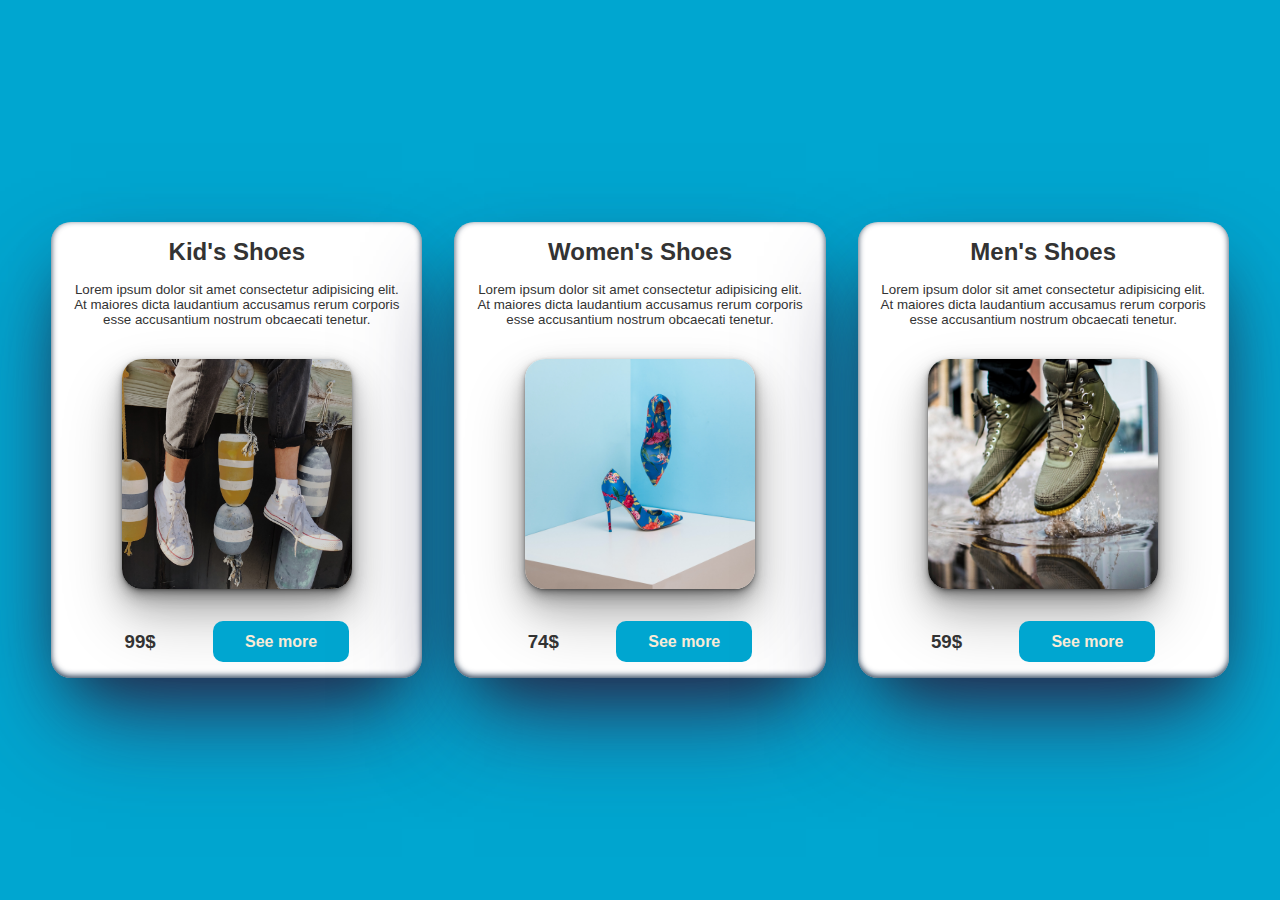
<file: index.html>
<!DOCTYPE html>
<html lang="en">
  <head>
    <meta charset="UTF-8" />
    <meta http-equiv="X-UA-Compatible" content="IE=edge" />
    <meta name="viewport" content="width=device-width, initial-scale=1.0" />
    <link
      rel="stylesheet"
      href="https://cdn.jsdelivr.net/npm/bootstrap-icons@1.8.1/font/bootstrap-icons.css"
    />
    <title>Shoe Market | Hamed Ranjbari</title>
    <link rel="stylesheet" href="main.css" />
  </head>
  <body>
    <div class="container">
    </div>
    <script src="main.js"></script>
  </body>
</html>
</file>
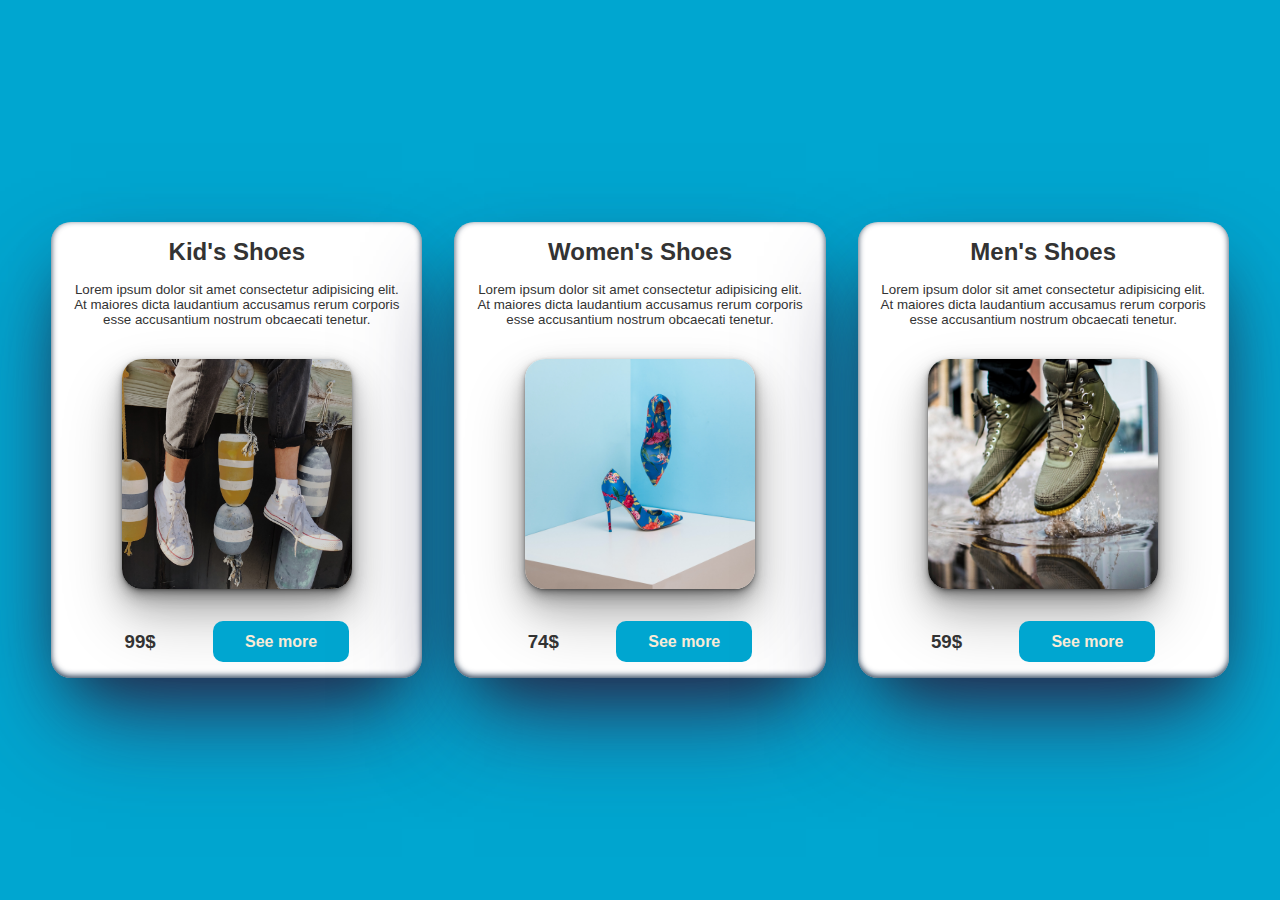
<file: product.html>
<!DOCTYPE html>
<html lang="en">
  <head>
    <meta charset="UTF-8" />
    <meta http-equiv="X-UA-Compatible" content="IE=edge" />
    <meta name="viewport" content="width=device-width, initial-scale=1.0" />
    <link
      rel="stylesheet"
      href="https://cdn.jsdelivr.net/npm/bootstrap-icons@1.8.1/font/bootstrap-icons.css"
    />
    <title>Product Info | Hamed Ranjbari</title>
    <link rel="stylesheet" href="product.css" />
  </head>
  <body>
    <header>
      <i class="icon-back bi bi-box-arrow-left"></i>
    </header>
    <main>
      <div class="main-text">
        <h1 id="productTitle">Men's Shoes</h1>
        <small
          >Lorem ipsum dolor sit amet consectetur adipisicing elit. Aperiam,
          doloribus eum rerum totam similique fugit sint. Provident, quia
          quisquam corporis unde facere sed dicta soluta sit est fugiat quam
          sequi, repudiandae, officia repellat in sint earum suscipit. Veritatis
          explicabo quis atque repellat. Nisi, ullam harum enim provident
          voluptates unde. A ullam saepe provident eum incidunt aliquam fugit!
          Neque animi itaque aut expedita odio esse. Ea sapiente cupiditate ut
          aliquid aperiam praesentium natus delectus, hic soluta numquam eos
          blanditiis est, voluptatum inventore neque provident magnam, quas
          officia laborum labore consequuntur.</small
        >
        <div class="order">
          <i class="plus bi bi-plus-square-dotted"></i>
          <input class="order-input" type="number" placeholder="0"/>
          <i class="minus bi bi-dash-square-dotted"></i>
          <button>Add to cart</button>
        </div>
      </div>
      <img id="productImg" src="img/shoes/1.jpg" alt="image" />
    </main>
    <script src="product.js"></script>
  </body>
</html>
</file>
<file: main.css>
* {
  margin: 0;
  padding: 0;
  box-sizing: border-box;
  font-family: Verdana, Geneva, Tahoma, sans-serif;
  text-decoration: none;
}
body{
  overflow: hidden;
  background-color: rgb(0, 166, 208);
  color: antiquewhite;
  display: flex;
  justify-content: center;
  align-items: center;
  height: 100vh;
}
.container{
  display: flex;
  justify-content: center;
  align-items: center;
  width: 100vw;
  text-align: center;
  font-size: 16px;
  flex-wrap: wrap;
}
.product{
  width: 28%;
  background-color: #fff;
  margin: 0 2rem;
  padding: 2rem 2rem;
  border-radius: 20px;
  color: #333;
  display: flex;
  flex-direction: column;
  justify-content: center;
  align-items: center;
  box-shadow: rgba(50, 50, 93, 0.9) 0px 50px 100px -20px, rgba(0, 0, 0, 0.9) 0px 30px 60px -30px, rgba(10, 37, 64, 0.9) 0px -2px 6px 0px inset;
}
.product h1{
  margin-bottom: 1rem;
}
.info{
  display: flex;
  justify-content: space-evenly;
  align-items: center;
  width: 100%;
}
.info a{
  border: 0;
  background-color: rgb(0, 166, 208);
  color: antiquewhite;
  font-weight: 700;
  padding: .7rem 2rem;
  border-radius: 10px;
  transition: all .5s ease-in-out;
  cursor: pointer;
}
.info a:hover{
  background-color: rgb(0, 109, 137);
}
.product img{
  height: 350px;
  border-radius: 20px;
  margin: 2rem 0;
  box-shadow: rgba(0, 0, 0, 0.2) 0px 1px 2px, rgba(0, 0, 0, 0.2) 0px 2px 4px, rgba(0, 0, 0, 0.2) 0px 4px 8px, rgba(0, 0, 0, 0.2) 0px 8px 16px, rgba(0, 0, 0, 0.2) 0px 16px 32px, rgba(0, 0, 0, 0.2) 0px 32px 64px;
}
@media screen and (max-width: 1400px) {
  .product{
    width: 29%;
    padding: 1rem 1rem;
    margin: 0 1rem;
  }
  .product img{
    width: 230px;
    height: 230px;
  }
  .product h1{
    font-size: 1.5rem;
  }
}
@media screen and (max-width: 992px) {
  body{
    overflow-y: scroll;
    height: auto;
  }
  .container{
    padding: 3rem 0;
    display: flex;
    justify-content: center;
    align-items: center;
    flex-direction: row;
    justify-content: center;
    align-items: center;
  }
  .product{
    width: 70%;
    margin: 2rem;
  }
  .product small{
    overflow: hidden;
    width: 100%;
    text-overflow: ellipsis;
    display: -webkit-box;
    -webkit-line-clamp: 3;
    line-clamp: 3;
    -webkit-box-orient: vertical;
  }
  .product img{
    height: 180px;
    width: 180px;
  }
}
@media screen and (max-width: 400px) {
  .product h1{
    font-size: 1.2rem;
  }
  .product small{
    -webkit-line-clamp: 2;
    line-clamp: 2;
  }
  .product img{
    height: 120px;
    width: 120px;
  }
  .info button{
    padding: .7rem 1rem;
  }
}
</file>
<file: product.css>
* {
  margin: 0;
  padding: 0;
  box-sizing: border-box;
  font-family: Verdana, Geneva, Tahoma, sans-serif;
  overflow: hidden;
}
a{
  text-decoration: none;
}
body {
  display: flex;
  flex-direction: column;
  justify-content: center;
  align-items: center;
  height: 100vh;
  width: 100vw;
  background-color: rgb(0, 151, 141);
}
header {
  width: 100vw;
  height: 5vh;
  margin: 2rem 0 3rem 3rem;
  display: flex;
  align-items: center;
  padding: 1rem;
}
header i {
  font-size: 2.2rem;
  transition: all 0.6s ease-in-out;
  cursor: pointer;
}
header i:hover {
  color: antiquewhite;
  transform: scale(1.2);
}
main {
  margin: auto;
  width: 80%;
  height: 70vh;
  padding: 1rem;
  display: flex;
  justify-content: space-evenly;
  align-items: center;
  background-color: antiquewhite;
  border-radius: 30px;
  box-shadow: rgba(50, 50, 93, 0.9) 0px 50px 100px -20px,
    rgba(0, 0, 0, 0.9) 0px 30px 60px -30px,
    rgba(10, 37, 64, 0.9) 0px -2px 6px 0px inset;
}
main img {
  width: 500px;
  height: 500px;
  border-radius: 20px;
  box-shadow: rgba(0, 0, 0, 0.2) 0px 1px 2px, rgba(0, 0, 0, 0.2) 0px 2px 4px,
    rgba(0, 0, 0, 0.2) 0px 4px 8px, rgba(0, 0, 0, 0.2) 0px 8px 16px,
    rgba(0, 0, 0, 0.2) 0px 16px 32px, rgba(0, 0, 0, 0.2) 0px 32px 64px;
}
.main-text {
  width: 40%;
  height: 80%;
  display: flex;
  flex-direction: column;
  justify-content: center;
  align-items: center;
  text-align: center;
}
.main-text small {
  text-align: justify;
  margin: 3rem 0;
  width: 80%;
}
.order {
  width: 80%;
  height: 20%;
  display: flex;
  justify-content: space-evenly;
  align-items: center;
}
.order input {
  height: 40px;
  width: 60px;
  border: 1px solid rgba(117, 159, 206, 0.486);
  background-color: rgb(255, 255, 255);
  border-radius: 10px;
  font-size: 1.3rem;
  text-align: center;
  caret-color: rgb(187, 0, 53);
}
.order input:focus {
  outline: 0;
}
.order i {
  font-size: 1.5rem;
  color: black;
  cursor: pointer;
  transition: all 0.5s ease-in-out;
}
.order i:hover {
  transform: scale(1.2);
}
.order button {
  padding: 0.7rem 3rem;
  border-radius: 10px;
  border: rgb(0, 151, 141) solid 2px;
  color: rgb(0, 151, 141);
  background-color: transparent;
  font-size: 1rem;
  font-weight: 600;
  cursor: pointer;
  transition: 0.5s ease-in-out;
}
.order button:hover {
  color: rgb(255, 255, 255);
  background-color: rgb(0, 151, 141);
}
@media screen and (max-width: 1200px) {
  main {
    height: 70vh;
    position: relative;
  }
  main img {
    position: absolute;
    top: 0;
    right: 0;
    left: 0;
    height: 450px;
    width: 100%;
    object-fit: cover;
  }
  .main-text {
    margin-top: 30rem;
    width: 90%;
    display: flex;
    align-items: center;
    justify-content: center;
  }
  .main-text small {
    overflow: hidden;
    width: 100%;
    text-overflow: ellipsis;
    display: -webkit-box;
    -webkit-line-clamp: 7;
    -webkit-box-orient: vertical;
  }
  .order{
    width: 60%;
  }
  .order button{
    padding: .5rem 2rem;
  }
}
@media screen and (max-width: 992px) {
  main{
    height: 70vh;
  }
  main img {
    height: 250px;
    width: 400px;
    margin: 3rem auto;
  }
  .main-text {
    margin-top: 20rem;
  }
}
@media screen and (max-width: 768px) {
  main img {
    width: 250px;
  }
  .main-text {
    width: 90%;
    height: 80%;
  }
}
@media screen and (max-width: 500px) {
  main {
    width: 90vw;
  }
  main img {
    height: 150px;
    width: 150px;
    border-radius: 50%;
    margin: 1rem auto;
  }
  .main-text{
    margin-top: 13rem;
  }
  .order{
    width: 100%;
  }
  .order button {
    font-size: 1rem;
    font-weight: 200;
    padding: 0.5rem 1rem;
    margin-left: 1rem;
  }
}
</file>
